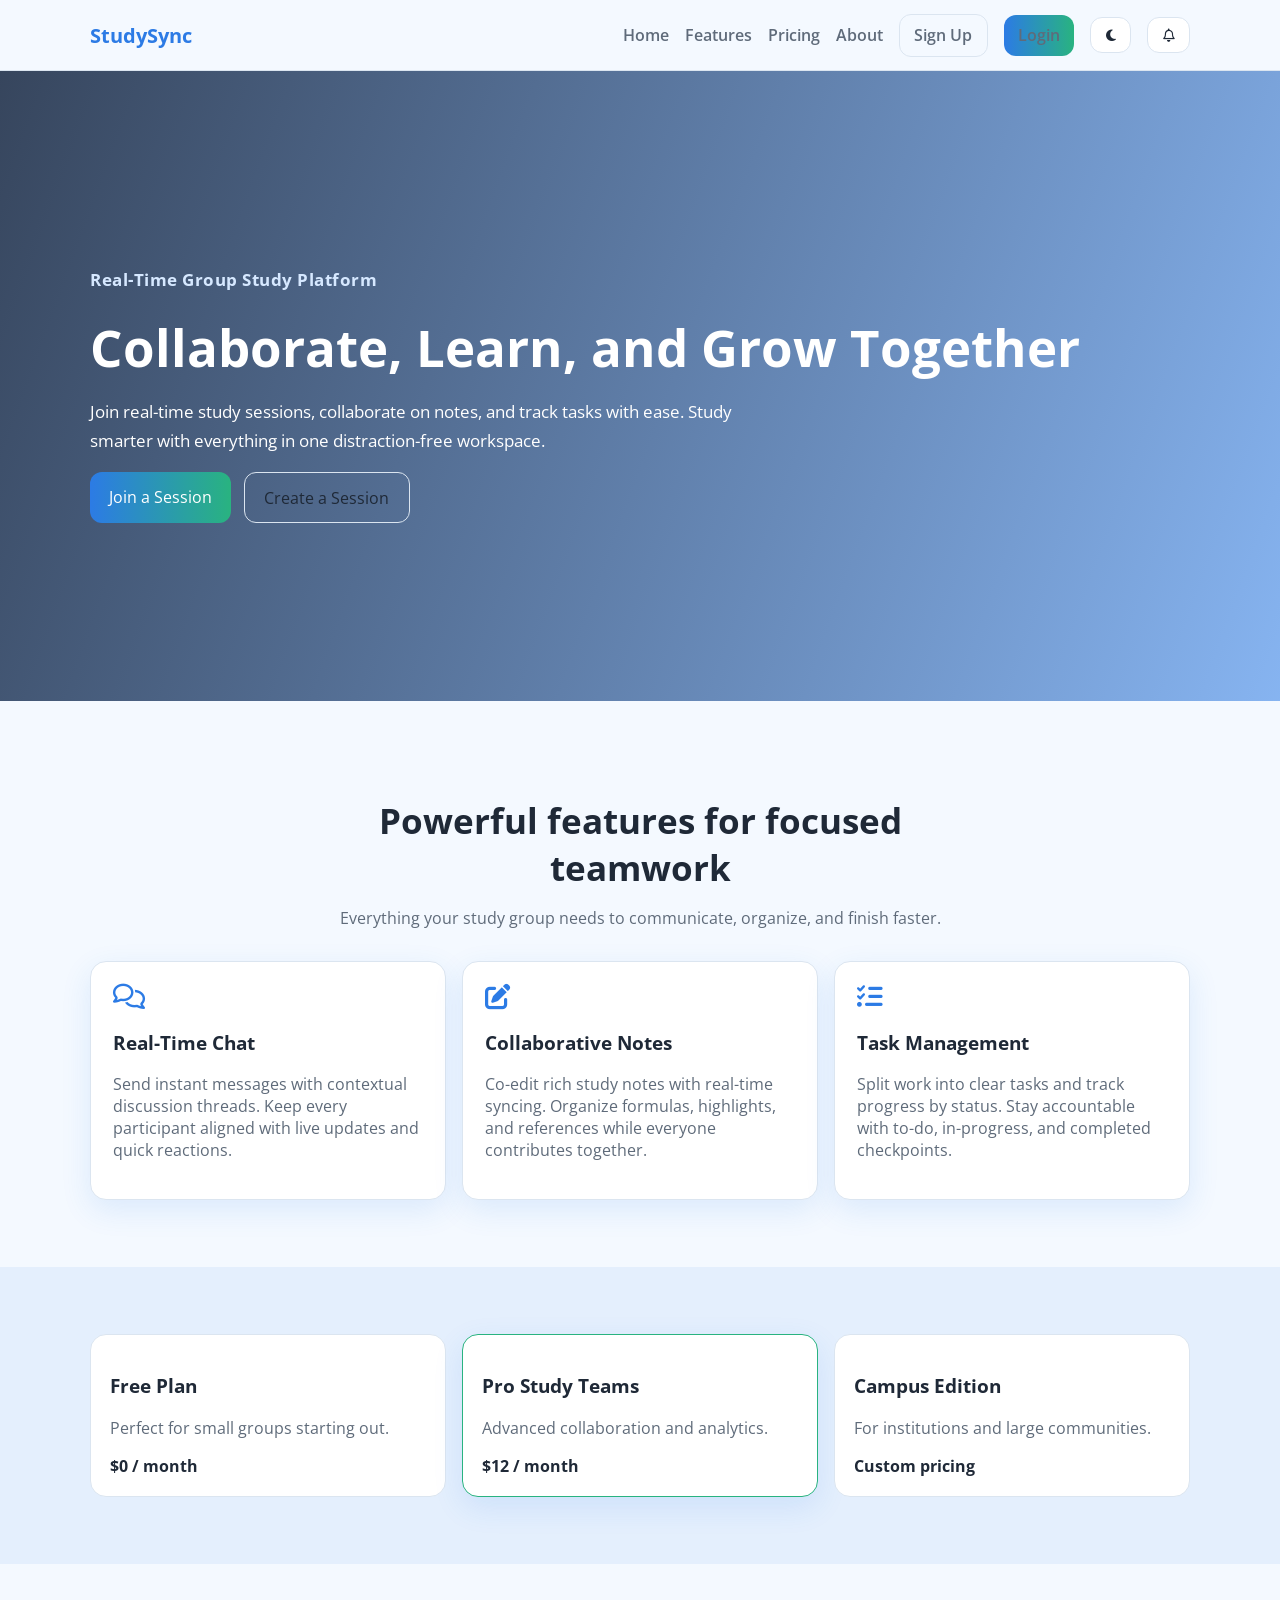
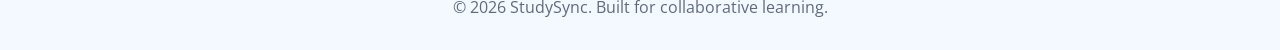
<file: index.html>
<!doctype html>
<html lang="en">
  <head>
    <meta charset="UTF-8" />
    <meta name="viewport" content="width=device-width, initial-scale=1.0" />
    <title>StudySync | Collaborate, Learn, and Grow Together</title>
    <link rel="preconnect" href="https://fonts.googleapis.com" />
    <link rel="preconnect" href="https://fonts.gstatic.com" crossorigin />
    <link
      href="https://fonts.googleapis.com/css2?family=Open+Sans:wght@400;600;700&display=swap"
      rel="stylesheet"
    />
    <link
      rel="stylesheet"
      href="https://cdnjs.cloudflare.com/ajax/libs/font-awesome/6.5.2/css/all.min.css"
      integrity="sha512-SnH5WK+bZxgPHs44uWix+LLJAJ9/2PKZ5QiAj6Ta86w+fsb2TkR4j8kWUE00s/2w9kYx9Y+7P4X2vY7N0fQ8xA=="
      crossorigin="anonymous"
      referrerpolicy="no-referrer"
    />
    <link rel="stylesheet" href="styles.css" />
  </head>
  <body>
    <header class="site-header">
      <nav class="navbar container">
        <a href="index.html" class="logo">StudySync</a>
        <button class="nav-toggle" aria-label="Toggle menu" aria-expanded="false">
          <span></span><span></span><span></span>
        </button>
        <div class="nav-links" id="mainNav">
          <a href="#home">Home</a>
          <a href="#features">Features</a>
          <a href="#pricing">Pricing</a>
          <a href="profile.html">About</a>
          <a href="#" class="ghost-btn">Sign Up</a>
          <a href="session.html" class="solid-btn">Login</a>
          <button class="icon-btn" id="themeToggle" aria-label="Toggle dark mode">
            <i class="fa-solid fa-moon"></i>
          </button>
          <button class="icon-btn" aria-label="Notifications">
            <i class="fa-regular fa-bell"></i>
          </button>
        </div>
      </nav>
    </header>

    <main>
      <section class="hero" id="home">
        <div class="hero-overlay"></div>
        <div class="container hero-content reveal">
          <p class="eyebrow">Real-Time Group Study Platform</p>
          <h1>Collaborate, Learn, and Grow Together</h1>
          <p>
            Join real-time study sessions, collaborate on notes, and track tasks with ease.
            Study smarter with everything in one distraction-free workspace.
          </p>
          <div class="hero-actions">
            <a href="session.html" class="solid-btn large">Join a Session</a>
            <a href="session.html#create" class="ghost-btn large">Create a Session</a>
          </div>
        </div>
      </section>

      <section class="section container" id="features">
        <div class="section-heading reveal">
          <h2>Powerful features for focused teamwork</h2>
          <p>Everything your study group needs to communicate, organize, and finish faster.</p>
        </div>
        <div class="features-grid">
          <article class="feature-card reveal">
            <i class="fa-regular fa-comments"></i>
            <h3>Real-Time Chat</h3>
            <p>
              Send instant messages with contextual discussion threads. Keep every participant
              aligned with live updates and quick reactions.
            </p>
          </article>
          <article class="feature-card reveal">
            <i class="fa-solid fa-pen-to-square"></i>
            <h3>Collaborative Notes</h3>
            <p>
              Co-edit rich study notes with real-time syncing. Organize formulas, highlights,
              and references while everyone contributes together.
            </p>
          </article>
          <article class="feature-card reveal">
            <i class="fa-solid fa-list-check"></i>
            <h3>Task Management</h3>
            <p>
              Split work into clear tasks and track progress by status. Stay accountable with
              to-do, in-progress, and completed checkpoints.
            </p>
          </article>
        </div>
      </section>

      <section class="section alt" id="pricing">
        <div class="container cards-row reveal">
          <div class="mini-card">
            <h3>Free Plan</h3>
            <p>Perfect for small groups starting out.</p>
            <strong>$0 / month</strong>
          </div>
          <div class="mini-card featured">
            <h3>Pro Study Teams</h3>
            <p>Advanced collaboration and analytics.</p>
            <strong>$12 / month</strong>
          </div>
          <div class="mini-card">
            <h3>Campus Edition</h3>
            <p>For institutions and large communities.</p>
            <strong>Custom pricing</strong>
          </div>
        </div>
      </section>
    </main>

    <footer class="footer">
      <p>© 2026 StudySync. Built for collaborative learning.</p>
    </footer>

    <nav class="mobile-bottom-nav">
      <a href="session.html#chat"><i class="fa-regular fa-comments"></i><span>Chat</span></a>
      <a href="session.html#notes"><i class="fa-solid fa-note-sticky"></i><span>Notes</span></a>
      <a href="session.html#tasks"><i class="fa-solid fa-list-check"></i><span>Tasks</span></a>
      <a href="profile.html"><i class="fa-regular fa-user"></i><span>Profile</span></a>
    </nav>

    <script src="script.js"></script>
  </body>
</html>
</file>
<file: styles.css>
:root {
  --bg: #f4f9ff;
  --surface: #ffffff;
  --text: #1f2937;
  --muted: #5f6b7a;
  --primary: #2c7be5;
  --secondary: #29b380;
  --accent: #ffb347;
  --border: #dbe5f0;
  --shadow: 0 10px 30px rgba(44, 123, 229, 0.12);
}

body.dark {
  --bg: #111826;
  --surface: #1a2536;
  --text: #e6edf7;
  --muted: #b8c3d1;
  --primary: #60a5fa;
  --secondary: #34d399;
  --accent: #fbbf24;
  --border: #2c3a52;
  --shadow: 0 10px 26px rgba(0, 0, 0, 0.4);
}

* { box-sizing: border-box; }
html, body { margin: 0; font-family: "Open Sans", sans-serif; background: var(--bg); color: var(--text); }
a { color: inherit; text-decoration: none; }
.container { width: min(1100px, 92vw); margin-inline: auto; }

.site-header {
  position: sticky;
  top: 0;
  z-index: 40;
  backdrop-filter: blur(6px);
  background: color-mix(in srgb, var(--bg) 88%, transparent);
  border-bottom: 1px solid var(--border);
}

.navbar { display: flex; align-items: center; justify-content: space-between; padding: 0.85rem 0; gap: 1rem; }
.logo { font-weight: 700; font-size: 1.25rem; color: var(--primary); }
.nav-links { display: flex; align-items: center; gap: 1rem; }
.nav-links a { color: var(--muted); font-weight: 600; transition: 0.2s ease; }
.nav-links a:hover { color: var(--primary); transform: translateY(-1px); }

.icon-btn, .ghost-btn, .solid-btn {
  border: 1px solid var(--border);
  border-radius: 0.75rem;
  padding: 0.6rem 0.9rem;
  background: var(--surface);
  color: var(--text);
  cursor: pointer;
  transition: 0.25s ease;
}
.icon-btn:hover, .ghost-btn:hover, .solid-btn:hover { transform: translateY(-2px) scale(1.01); }
.solid-btn { background: linear-gradient(90deg, var(--primary), var(--secondary)); color: #fff; border: none; }
.ghost-btn { background: transparent; }
.large { padding: 0.85rem 1.2rem; }

.hero {
  position: relative;
  min-height: 70vh;
  display: grid;
  place-items: center;
  background: url("https://images.unsplash.com/photo-1523580846011-d3a5bc25702b?auto=format&fit=crop&w=1800&q=80") center/cover;
}
.hero-overlay {
  position: absolute;
  inset: 0;
  background: linear-gradient(110deg, rgba(18, 35, 62, 0.84), rgba(44, 123, 229, 0.55));
}
.hero-content { position: relative; color: #fff; padding: 2rem 0; }
.hero-content h1 { font-size: clamp(2rem, 4vw, 3.2rem); margin: 0.5rem 0 1rem; }
.hero-content p { max-width: 700px; font-size: 1.05rem; line-height: 1.7; }
.eyebrow { font-weight: 700; letter-spacing: 0.03em; color: #d6e8ff; }
.hero-actions { display: flex; flex-wrap: wrap; gap: 0.8rem; margin-top: 1rem; }

.section { padding: 4.2rem 0; }
.section-heading { text-align: center; max-width: 700px; margin: 0 auto 2rem; }
.section h2 { font-size: clamp(1.6rem, 2.7vw, 2.2rem); margin-bottom: 0.8rem; }
.section p { color: var(--muted); }
.features-grid { display: grid; grid-template-columns: repeat(3, 1fr); gap: 1rem; }
.feature-card {
  background: var(--surface);
  border: 1px solid var(--border);
  border-radius: 1rem;
  padding: 1.35rem;
  box-shadow: var(--shadow);
  transition: 0.25s ease;
}
.feature-card i { color: var(--primary); font-size: 1.6rem; }
.feature-card:hover { transform: translateY(-6px); border-color: var(--primary); }
.feature-card:hover i { color: var(--accent); }

.alt { background: color-mix(in srgb, var(--primary) 8%, var(--bg)); }
.cards-row { display: grid; gap: 1rem; grid-template-columns: repeat(auto-fit, minmax(220px, 1fr)); }
.mini-card { background: var(--surface); border: 1px solid var(--border); border-radius: 1rem; padding: 1.2rem; }
.featured { border-color: var(--secondary); box-shadow: var(--shadow); }
.footer { text-align: center; color: var(--muted); padding: 1rem; }

.workspace { display: grid; grid-template-columns: 280px 1fr; gap: 1rem; margin-top: 1.2rem; }
.sidebar, .card, .video-panel, .profile-card { background: var(--surface); border: 1px solid var(--border); border-radius: 1rem; padding: 1rem; }
.profile-summary { display: flex; gap: 0.8rem; align-items: center; }
.profile-summary img { width: 52px; height: 52px; border-radius: 50%; }
.panel { margin-top: 1rem; display: grid; gap: 0.45rem; }
.panel a { color: var(--primary); }
.session-list { list-style: none; padding: 0; margin: 0; display: grid; gap: 0.6rem; }
.session-list li { display: flex; justify-content: space-between; align-items: center; gap: 0.6rem; font-size: 0.93rem; }
.session-list button { border: 1px solid var(--border); background: transparent; border-radius: 0.6rem; padding: 0.35rem 0.6rem; }

.workspace-content { display: grid; gap: 1rem; }
.video-panel { display: grid; gap: 0.5rem; }
.video-thumbs { display: flex; gap: 0.5rem; flex-wrap: wrap; }
.video-thumbs span { background: color-mix(in srgb, var(--primary) 20%, var(--surface)); padding: 0.35rem 0.6rem; border-radius: 999px; }
.workspace-grid { display: grid; gap: 1rem; grid-template-columns: repeat(2, minmax(0, 1fr)); }
.card h3, .card h2 { margin-top: 0; }
.chat-box { min-height: 150px; max-height: 220px; overflow: auto; display: grid; gap: 0.45rem; margin-bottom: 0.8rem; }
.bubble { background: color-mix(in srgb, var(--primary) 20%, var(--surface)); padding: 0.5rem 0.7rem; border-radius: 0.8rem; width: fit-content; max-width: 95%; }
.bubble-alt { background: color-mix(in srgb, var(--secondary) 16%, var(--surface)); margin-left: auto; }
.chat-input { display: flex; gap: 0.45rem; align-items: center; }
.chat-input input { flex: 1; border: 1px solid var(--border); border-radius: 0.6rem; padding: 0.6rem; background: transparent; color: var(--text); }
.toolbar { display: flex; gap: 0.4rem; margin-bottom: 0.6rem; }
.toolbar button { border: 1px solid var(--border); border-radius: 0.4rem; background: transparent; padding: 0.35rem 0.5rem; }
.notes-editor { min-height: 190px; border: 1px dashed var(--border); border-radius: 0.8rem; padding: 0.8rem; }
.tasks-board { display: grid; grid-template-columns: repeat(3, 1fr); gap: 0.8rem; }
.tasks-board div { border: 1px solid var(--border); border-radius: 0.7rem; padding: 0.7rem; }
.tasks-board label { display: block; margin: 0.5rem 0; color: var(--muted); }

.profile-page { padding: 2rem 0 3rem; display: grid; gap: 1rem; }
.profile-card { display: flex; gap: 1rem; align-items: center; }
.profile-card img { width: 92px; height: 92px; border-radius: 50%; }
.handle { color: var(--primary); font-weight: 600; }
.profile-grid { display: grid; grid-template-columns: 1fr 1fr; gap: 1rem; }
.history-list { list-style: none; padding: 0; margin: 0; display: grid; gap: 0.65rem; }
.history-list li { display: flex; justify-content: space-between; gap: 0.6rem; color: var(--muted); }
.settings-list { display: grid; gap: 0.6rem; }
.settings-list button { border: 1px solid var(--border); background: transparent; border-radius: 0.65rem; padding: 0.55rem; text-align: left; }

.mobile-bottom-nav {
  position: fixed;
  left: 50%;
  transform: translateX(-50%);
  bottom: 0.7rem;
  width: min(560px, 95vw);
  display: none;
  justify-content: space-around;
  gap: 0.35rem;
  border: 1px solid var(--border);
  background: color-mix(in srgb, var(--surface) 90%, transparent);
  border-radius: 1rem;
  padding: 0.5rem;
  z-index: 35;
}
.mobile-bottom-nav a { font-size: 0.76rem; color: var(--muted); display: grid; place-items: center; gap: 0.18rem; }

.nav-toggle { display: none; background: transparent; border: none; }
.nav-toggle span { display: block; width: 22px; height: 2px; background: var(--text); margin: 4px 0; }

.reveal { opacity: 0; transform: translateY(16px); transition: 0.6s ease; }
.reveal.visible { opacity: 1; transform: translateY(0); }

@media (max-width: 960px) {
  .workspace { grid-template-columns: 1fr; }
  .workspace-grid { grid-template-columns: 1fr; }
  .tasks-board { grid-template-columns: 1fr; }
  .profile-grid { grid-template-columns: 1fr; }
}

@media (max-width: 760px) {
  .nav-toggle { display: block; }
  .nav-links {
    position: absolute;
    top: 100%;
    left: 0;
    right: 0;
    flex-direction: column;
    align-items: stretch;
    padding: 0.6rem 1rem 1rem;
    background: var(--surface);
    border-bottom: 1px solid var(--border);
    display: none;
  }
  .nav-links.open { display: flex; }
  .features-grid { grid-template-columns: 1fr; }
  .profile-card { flex-direction: column; align-items: flex-start; }
  .mobile-bottom-nav { display: flex; }
  body { padding-bottom: 4.5rem; }
}
</file>
